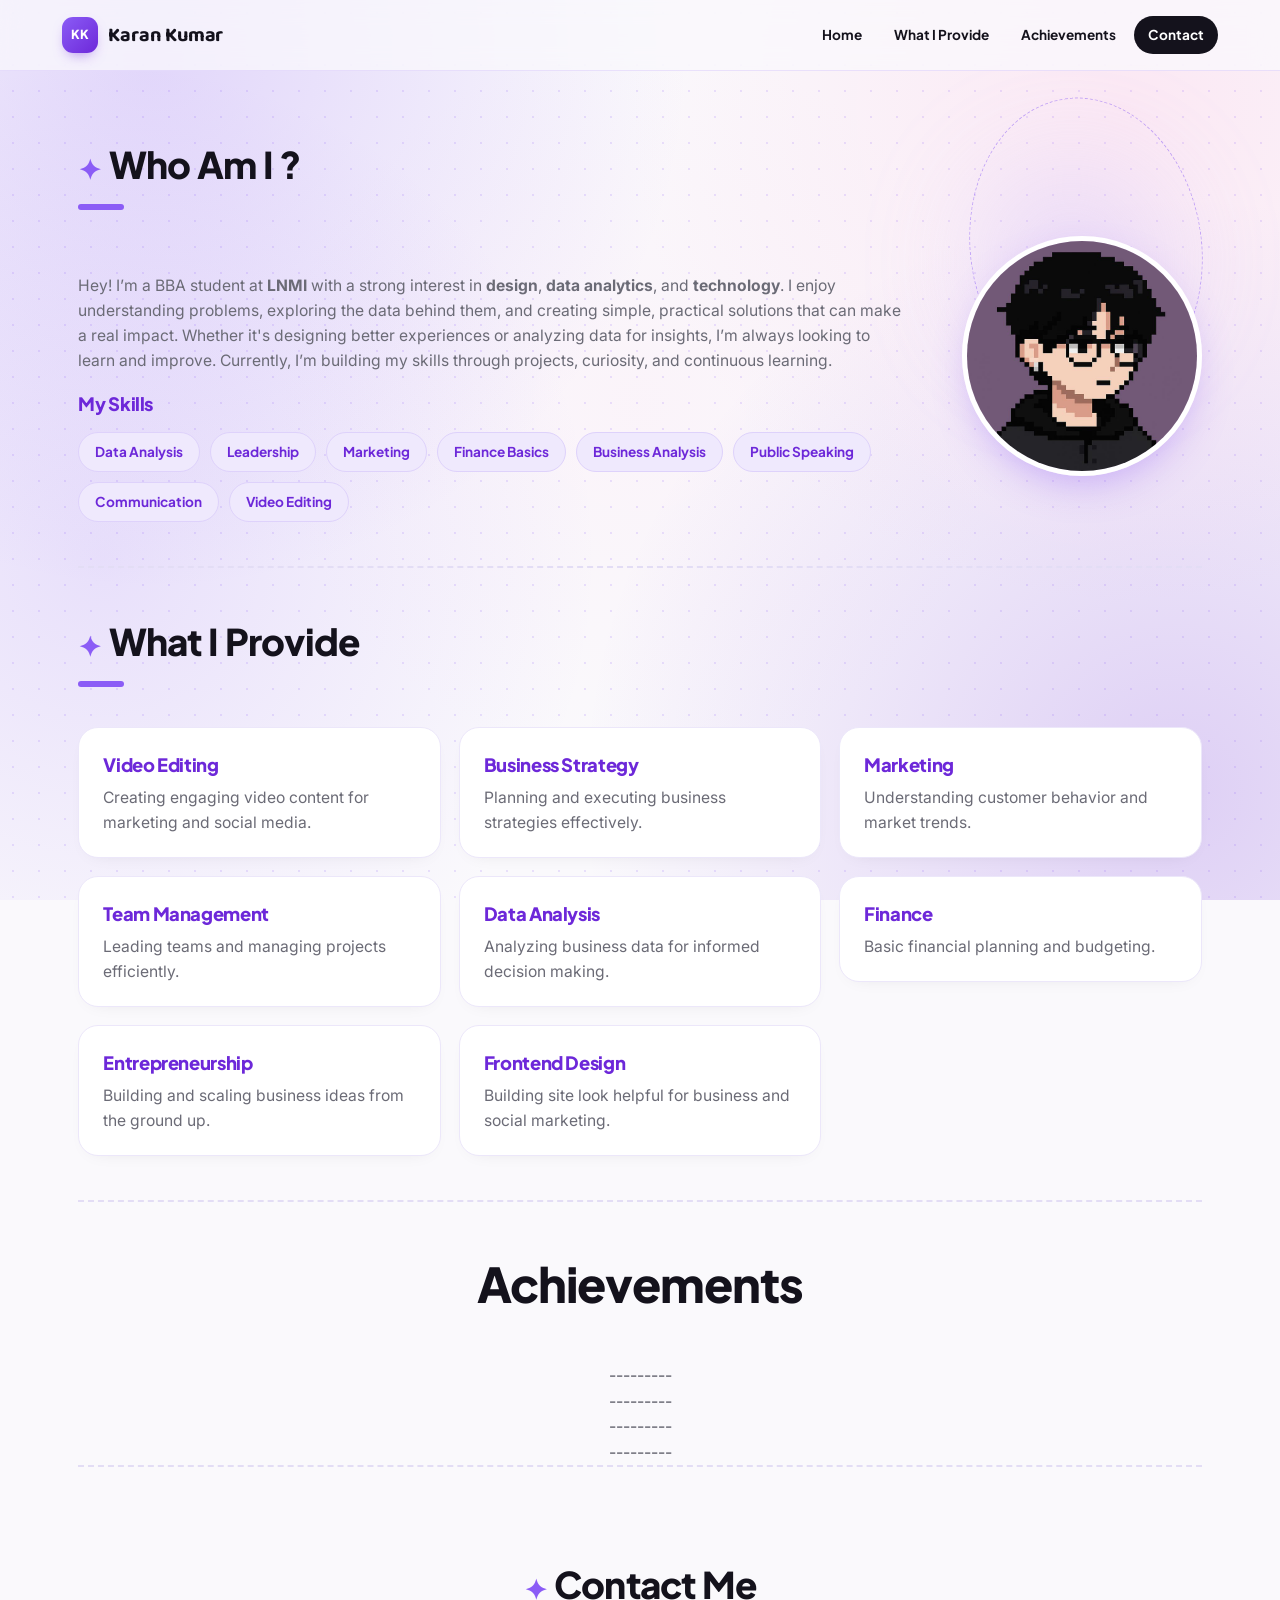
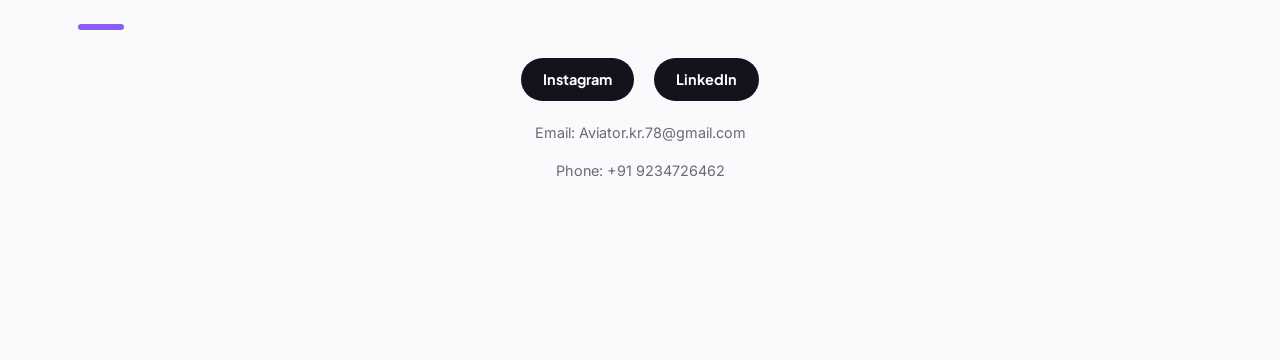
<file: index.html>
<!DOCTYPE html>
<html lang="en">

<head>
  <meta charset="UTF-8">
  <meta name="viewport" content="width=device-width, initial-scale=1.0">
  <title>Karan Kumar | Portfolio</title>
  <link rel="stylesheet" href="style.css">
</head>

<body>

  <!-- NAV -->
  <header>
    <a href="#about" class="brand"><span class="brand-mark">KK</span>Karan Kumar</a>
    <nav>
      <a href="#about">Home</a>
      <a href="#services">What I Provide</a>
      <a href="#achievements">Achievements</a>
      <a href="#contact">Contact</a>
    </nav>
  </header>

  <!-- ABOUT SECTION -->
  <section id="about">
    <h2>Who Am I ?</h2>
    <img src="Profile Pic.jpg" alt="Karan Kumar" height="240">
    <br>
    <p>
      Hey! I’m a BBA student at <strong>LNMI</strong> with a strong interest in <strong>design</strong>, <strong>data analytics</strong>, and <strong>technology</strong>. I enjoy understanding problems,
      exploring the data behind them, and creating simple, practical solutions that can make a real impact. Whether it's designing better experiences or
      analyzing data for insights, I’m always looking to learn and improve.
      Currently, I’m building my skills through projects, curiosity, and continuous learning.
    </p>
    <h3>My Skills</h3>
    <ul>
      <li>Data Analysis</li>
      <li>Leadership</li>
      <li>Marketing</li>
      <li>Finance Basics</li>
      <li>Business Analysis</li>
      <li>Public Speaking</li>
      <li>Communication</li>
      <li>Video Editing</li>
    </ul>
  </section>

  <hr>

  <!-- SERVICES SECTION -->
  <section id="services">
    <h2>What I Provide</h2>

    <div>
      <h3>Video Editing</h3>
      <p>Creating engaging video content for marketing and social media.</p>
    </div>

    <div>
      <h3>Business Strategy</h3>
      <p>Planning and executing business strategies effectively.</p>
    </div>

    <div>
      <h3>Marketing</h3>
      <p>Understanding customer behavior and market trends.</p>
    </div>

    <div>
      <h3>Team Management</h3>
      <p>Leading teams and managing projects efficiently.</p>
    </div>

    <div>
      <h3>Data Analysis</h3>
      <p>Analyzing business data for informed decision making.</p>
    </div>

    <div>
      <h3>Finance</h3>
      <p>Basic financial planning and budgeting.</p>
    </div>

    <div>
      <h3>Entrepreneurship</h3>
      <p>Building and scaling business ideas from the ground up.</p>
    </div>

    <div>
      <h3>Frontend Design</h3>
      <p>Building site look helpful for business and social marketing.</p>
    </div>
  </section>

  <hr>

  <!-- ACHIEVEMENTS SECTION -->
  <section id="achievements">
    <h1>Achievements</h1>
    --------- <br>
    --------- <br>
    --------- <br>
    ---------
    <hr>
  </section>

  <!-- CONTACT SECTION -->
  <section id="contact">
    <h2>Contact Me</h2>
    <a href="https://www.instagram.com/qrtwyacb/" target="_blank">Instagram</a>
    <a href="#">LinkedIn</a>
    <br>
    <p>Email: Aviator.kr.78@gmail.com</p>
    <p>Phone: +91 9234726462</p>
  </section>

</body>
</html>
</file>
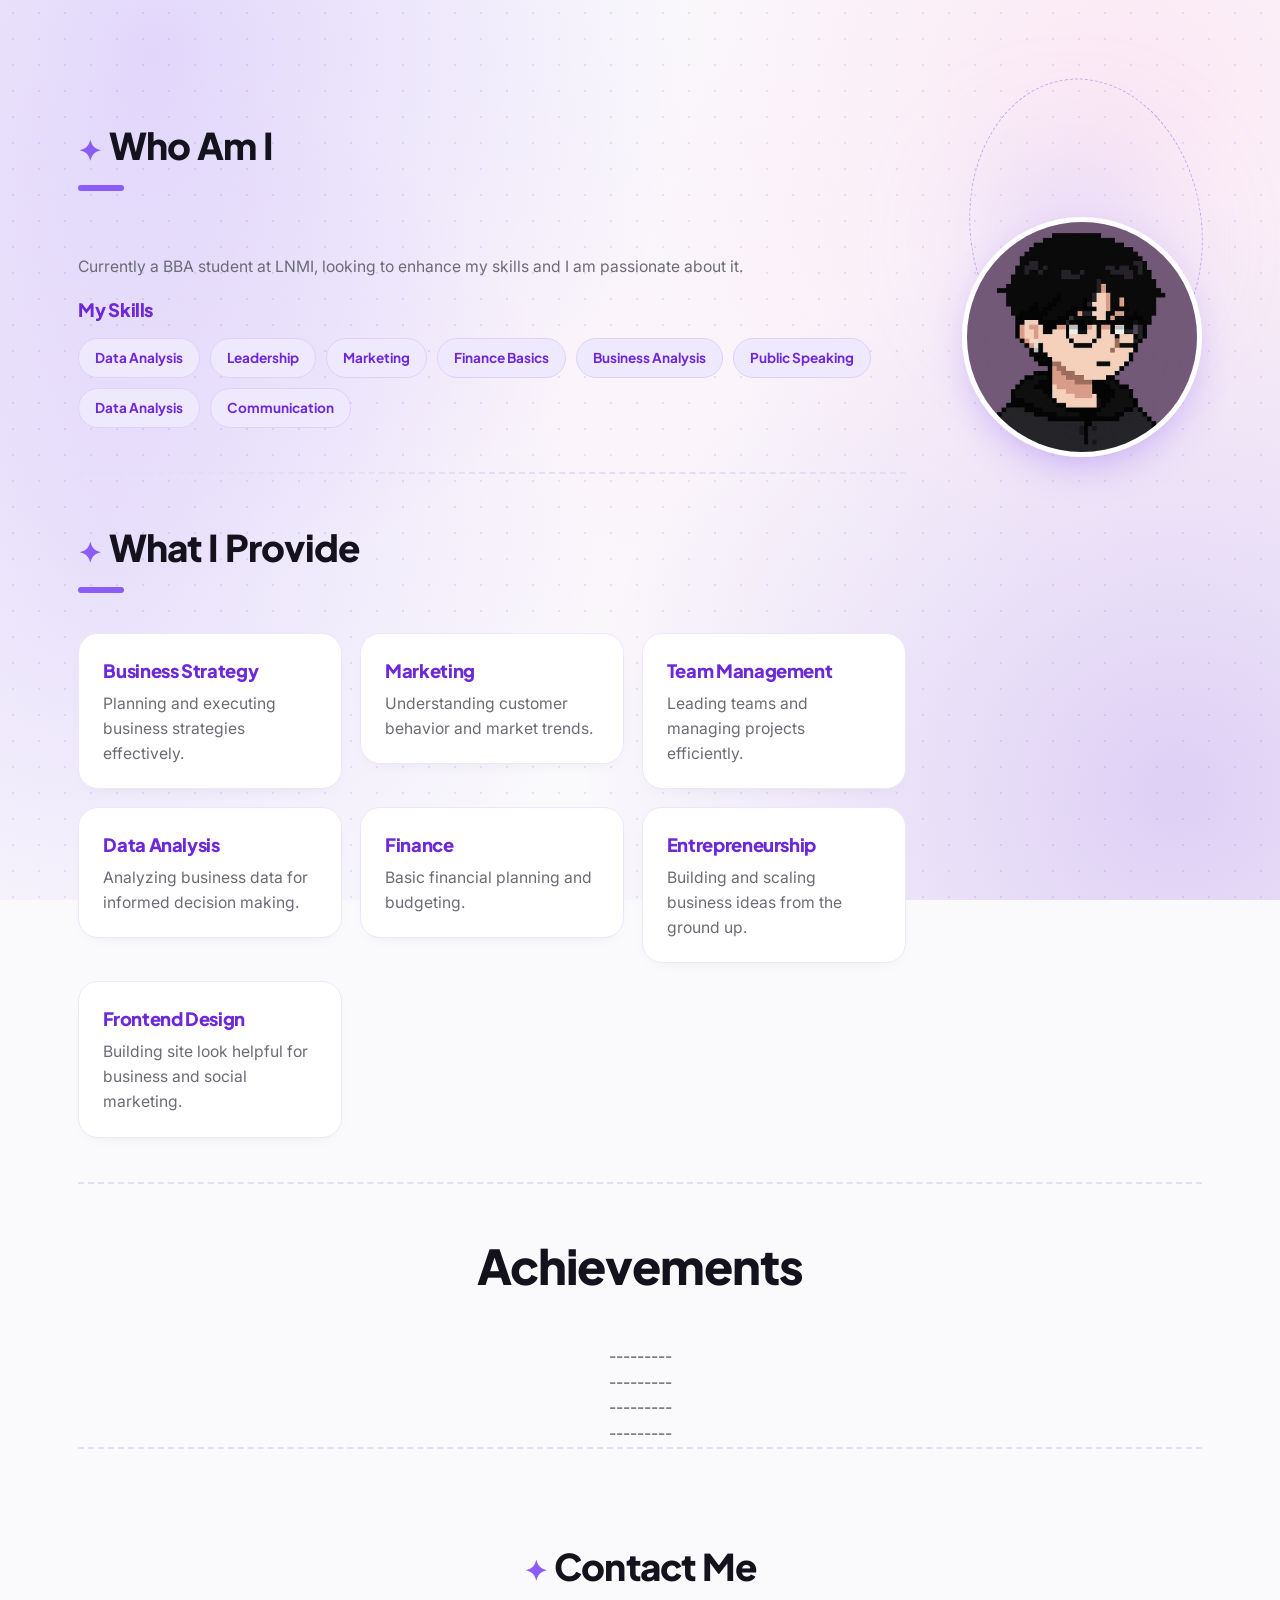
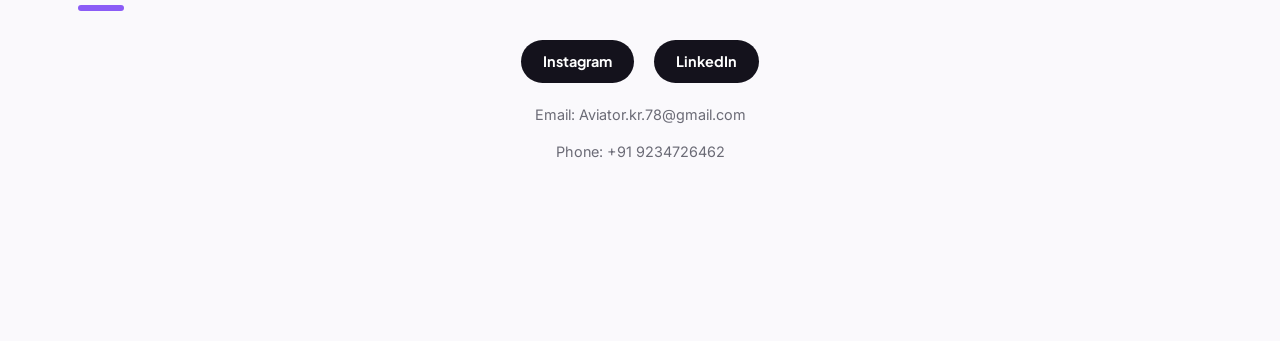
<file: personal portfolio.html>
<!DOCTYPE html>
<html lang="en">

<head>
  <meta charset="UTF-8">
  <meta name="viewport" content="width=device-width, initial-scale=1.0">
  <title>Karan Kumar | Portfolio</title>
  <link rel="stylesheet" href="STYLE.CSS">
</head>

<body>

  <!-- ABOUT SECTION -->
  <section>
    <h2>Who Am I</h2>
    <img src="Profile Pic.jpg" alt="Karan Kumar" height="240">
    <br>
    <p>
      Currently a BBA student at LNMI, looking to enhance my skills and I am passionate about it.
    </p>
    <h3>My Skills</h3>
    <ul>
      <li>Data Analysis</li>
      <li>Leadership</li>
      <li>Marketing</li>
      <li>Finance Basics</li>
      <li>Business Analysis</li>
      <li>Public Speaking</li>
      <li>Data Analysis</li>
      <li>Communication</li>
    </ul>
  </section>

  <hr>

  <!-- SERVICES SECTION -->
  <section>
    <h2>What I Provide</h2>

    <div>
      <h3>Business Strategy</h3>
      <p>Planning and executing business strategies effectively.</p>
    </div>

    <div>
      <h3>Marketing</h3>
      <p>Understanding customer behavior and market trends.</p>
    </div>

    <div>
      <h3>Team Management</h3>
      <p>Leading teams and managing projects efficiently.</p>
    </div>

    <div>
      <h3>Data Analysis</h3>
      <p>Analyzing business data for informed decision making.</p>
    </div>

    <div>
      <h3>Finance</h3>
      <p>Basic financial planning and budgeting.</p>
    </div>

    <div>
      <h3>Entrepreneurship</h3>
      <p>Building and scaling business ideas from the ground up.</p>
    </div>

    <div>
      <h3>Frontend Design</h3>
      <p>Building site look helpful for business and social marketing.</p>
    </div>
  </section>

  <hr>

  <!-- ACHIEVEMENTS SECTION -->
  <section>
    <h1>Achievements</h1>
    --------- <br>
    --------- <br>
    --------- <br>
    ---------
    <hr>
  </section>

  <!-- CONTACT SECTION -->
  <section>
    <h2>Contact Me</h2>
    <a href="https://www.instagram.com/qrtwyacb/" target="_blank">Instagram</a>
    <a href="#">LinkedIn</a>
    <br>
    <p>Email: Aviator.kr.78@gmail.com</p>
    <p>Phone: +91 9234726462</p>
  </section>

</body>
</html>
</file>
<file: style.css>
/* =========================================================
   Karan Kumar — Portfolio
   Theme: "Nexora-inspired" — bold violet, chunky type, soft cards
   ========================================================= */

@import url('https://fonts.googleapis.com/css2?family=Plus+Jakarta+Sans:wght@500;700;800&family=Inter:wght@400;500&family=Baloo+2:wght@700&display=swap');

:root {
  --bg: #faf9fc;
  --violet: #8b5cf6;
  --violet-deep: #6d28d9;
  --violet-soft: #efe9fd;
  --ink: #14121c;
  --muted: #6b6b76;
  --white: #ffffff;
  --radius: 20px;
}

* { box-sizing: border-box; }

html {
  scroll-behavior: smooth;
}

body {
  color: var(--ink);
  font-family: 'Inter', system-ui, sans-serif;
  line-height: 1.6;
  max-width: min(1500px, 94vw);
  margin: 0 auto;
  padding: 56px 24px 100px;
  position: relative;

  background-color: var(--bg);
  background-image:
    radial-gradient(rgba(139, 92, 246, 0.16) 1px, transparent 1px),
    radial-gradient(circle at 12% 6%, rgba(139, 92, 246, 0.22), transparent 38%),
    radial-gradient(circle at 88% 12%, rgba(255, 170, 214, 0.22), transparent 36%),
    radial-gradient(circle at 8% 62%, rgba(139, 92, 246, 0.16), transparent 38%),
    radial-gradient(circle at 92% 88%, rgba(109, 40, 217, 0.20), transparent 42%),
    radial-gradient(circle at 50% 45%, rgba(255, 210, 235, 0.14), transparent 45%);
  background-size:
    26px 26px,
    auto, auto, auto, auto, auto;
  background-position:
    0 0,
    0 0, 0 0, 0 0, 0 0, 0 0;
  background-repeat: repeat, no-repeat, no-repeat, no-repeat, no-repeat, no-repeat;
  background-attachment: fixed;
}

/* ---------- Typography ---------- */

h1, h2, h3 {
  font-family: 'Plus Jakarta Sans', sans-serif;
  font-weight: 800;
  letter-spacing: -0.02em;
  color: var(--ink);
  margin-top: 0;
}

h2 {
  font-size: 2rem;
  margin-bottom: 0.6em;
}
h2::after {
  content: "";
  display: block;
  width: 46px;
  height: 6px;
  background: var(--violet);
  border-radius: 999px;
  margin-top: 10px;
}

h3 { font-size: 1.15rem; color: var(--violet-deep); margin-bottom: 0.3em; }

h1 {
  font-size: 2.6rem;
  text-align: center;
}

p { color: var(--muted); font-size: 0.98rem; }

/* ---------- Nav ---------- */

header {
  position: sticky;
  top: 0;
  z-index: 50;
  display: flex;
  align-items: center;
  justify-content: space-between;
  flex-wrap: wrap;
  gap: 12px;
  width: 100vw;
  margin-top: -56px;
  margin-left: calc(50% - 50vw);
  margin-right: calc(50% - 50vw);
  margin-bottom: 20px;
  padding: 16px calc((100vw - min(1500px, 94vw)) / 2 + 24px);
  background: rgba(250, 249, 252, 0.75);
  backdrop-filter: blur(14px);
  -webkit-backdrop-filter: blur(14px);
  border-bottom: 1px solid rgba(139, 92, 246, 0.15);
}

.brand {
  display: flex;
  align-items: center;
  gap: 10px;
  font-family: 'Baloo 2', sans-serif;
  font-weight: 700;
  font-size: 1.25rem;
  letter-spacing: -0.01em;
  color: var(--ink) !important;
  text-decoration: none !important;
  border-bottom: none !important;
}
.brand:hover { transform: none !important; color: var(--violet-deep) !important; }

.brand-mark {
  flex-shrink: 0;
  width: 36px;
  height: 36px;
  border-radius: 11px;
  display: flex;
  align-items: center;
  justify-content: center;
  background: linear-gradient(135deg, var(--violet), var(--violet-deep));
  color: var(--white);
  font-family: 'Plus Jakarta Sans', sans-serif;
  font-weight: 800;
  font-size: 0.78rem;
  letter-spacing: 0.02em;
  box-shadow: 0 6px 14px -6px rgba(109, 40, 217, 0.6);
}

nav {
  display: flex;
  flex-wrap: wrap;
  gap: 4px;
}
nav a {
  font-family: 'Plus Jakarta Sans', sans-serif;
  font-weight: 700;
  font-size: 0.85rem;
  color: var(--ink);
  text-decoration: none;
  border: none;
  padding: 8px 14px;
  border-radius: 999px;
  transition: background 0.18s ease, color 0.18s ease, transform 0.18s ease;
}
nav a:last-child {
  background: var(--ink);
  color: var(--white);
}
nav a:hover {
  background: var(--violet-soft);
  color: var(--violet-deep);
  transform: translateY(-2px) scale(1.05);
}
nav a:last-child:hover {
  background: var(--violet);
  color: var(--white);
}

/* land below the sticky nav, not flush under it */
section { scroll-margin-top: 90px; }

/* ---------- Layout ---------- */

section { padding: 44px 0; }

hr {
  border: none;
  border-top: 2px dashed #e3ddf5;
  margin: 0;
}

/* ---------- About section — decorative backdrop ---------- */

section:first-of-type {
  position: relative;
  overflow: visible;
  isolation: isolate;
}

/* dashed orbit ring behind the photo */
section:first-of-type::before {
  content: "";
  position: absolute;
  z-index: -1;
  width: 230px;
  height: 300px;
  top: 6px;
  left: 50%;
  transform: translateX(-50%) rotate(-8deg);
  border: 1.5px dashed rgba(139, 92, 246, 0.5);
  border-radius: 50%;
}

/* soft glow behind the photo */
section:first-of-type::after {
  content: "";
  position: absolute;
  z-index: -1;
  width: 260px;
  height: 260px;
  top: 40px;
  left: 50%;
  transform: translateX(-50%);
  background: radial-gradient(circle, #c9b8fb, transparent 70%);
  filter: blur(55px);
  opacity: 0.55;
}

/* sparkle accent next to the heading */
h2::before {
  content: "\2726";
  display: inline-block;
  color: var(--violet);
  font-size: 0.75em;
  margin-right: 8px;
  vertical-align: middle;
}

/* ---------- Photo (about) ---------- */

img {
  display: block;
  margin: 18px auto;
  border-radius: 50%;
  border: 5px solid var(--white);
  box-shadow: 0 16px 40px -12px rgba(139, 92, 246, 0.45);
  transition: transform 0.25s ease, box-shadow 0.25s ease;
  position: relative;
}
img:hover {
  transform: scale(1.05) rotate(-2deg);
  box-shadow: 0 20px 48px -10px rgba(139, 92, 246, 0.6);
}

/* ---------- Skills — pill tags ---------- */

ul {
  list-style: none;
  display: flex;
  flex-wrap: wrap;
  gap: 10px;
  padding: 0;
  margin: 14px 0 0;
}
li {
  font-family: 'Plus Jakarta Sans', sans-serif;
  font-weight: 700;
  font-size: 0.85rem;
  color: var(--violet-deep);
  background: var(--violet-soft);
  border: 1px solid #ded2fb;
  border-radius: 999px;
  padding: 8px 16px;
  transition: transform 0.18s ease, background 0.18s ease, color 0.18s ease;
  cursor: pointer;
}
li:hover {
  background: var(--violet);
  color: var(--white);
  transform: translateY(-3px);
}

/* ---------- Services — soft cards ---------- */

section div {
  background: var(--white);
  border: 1px solid #ece7fa;
  border-radius: var(--radius);
  padding: 22px 24px;
  margin-bottom: 16px;
  box-shadow: 0 6px 20px -14px rgba(20, 18, 28, 0.15);
  transition: transform 0.2s ease, box-shadow 0.2s ease, background 0.2s ease;
}
section div:hover {
  transform: translateY(-6px);
  background: var(--violet-soft);
  box-shadow: 0 20px 36px -18px rgba(139, 92, 246, 0.5);
}
section div p { margin: 0; }

/* ---------- Achievements ---------- */

section:has(h1) {
  text-align: center;
  color: var(--muted);
  font-weight: 500;
}

/* ---------- Contact — pill buttons ---------- */

section:last-of-type {
  text-align: center;
}
section:last-of-type a {
  display: inline-block;
  font-family: 'Plus Jakarta Sans', sans-serif;
  font-weight: 700;
  font-size: 0.9rem;
  color: var(--white);
  background: var(--ink);
  text-decoration: none;
  border-radius: 999px;
  padding: 10px 22px;
  margin: 6px 8px;
  transition: transform 0.18s ease, background 0.18s ease;
}
section:last-of-type a:hover {
  background: var(--violet);
  transform: translateY(-3px) scale(1.04);
}
section:last-of-type p {
  font-size: 0.9rem;
  margin-top: 14px;
}

/* ---------- Responsive ---------- */

/* Small phones — tighten what the base (mobile-first) styles already set */
@media (max-width: 480px) {
  body { padding: 36px 16px 72px; }
  header { margin-top: -36px; }
  nav { gap: 2px; }
  nav a { padding: 6px 10px; font-size: 0.78rem; }
  h1 { font-size: 2rem; }
  h2 { font-size: 1.6rem; }
  section:first-of-type::before { width: 190px; height: 250px; }
  section:first-of-type::after { width: 210px; height: 210px; }
}

/* Tablets and up — give the layout room to breathe */
@media (min-width: 700px) {
  body {
    padding: 72px 40px 120px;
  }

  header { margin-top: -72px; }

  h1 { font-size: 3rem; }
  h2 { font-size: 2.3rem; }

  /* Photo floats beside the text instead of stacking above it */
  section:first-of-type img {
    float: right;
    margin: 4px 0 20px 40px;
  }
  section:first-of-type h3,
  section:first-of-type ul { clear: none; }

  /* Reposition the orbit ring + glow to sit behind the floated photo */
  section:first-of-type::before {
    left: auto;
    right: 0;
    transform: rotate(-8deg);
  }
  section:first-of-type::after {
    left: auto;
    right: 0;
    transform: none;
  }

  /* Service cards become a real grid instead of a stacked list */
  section:nth-of-type(2) {
    display: grid;
    grid-template-columns: repeat(2, 1fr);
    gap: 18px;
    align-items: start;
  }
  section:nth-of-type(2) h2 { grid-column: 1 / -1; }
  section:nth-of-type(2) div { margin-bottom: 0; }
}

/* Desktop — three-column services, wider canvas */
@media (min-width: 1024px) {
  section:nth-of-type(2) {
    grid-template-columns: repeat(3, 1fr);
  }

  section:first-of-type img { margin-left: 56px; }
}

/* Ultra-wide — four-column services */
@media (min-width: 1500px) {
  section:nth-of-type(2) {
    grid-template-columns: repeat(4, 1fr);
  }
}
</file>
<file: STYLE.CSS>
/* =========================================================
   Karan Kumar — Portfolio
   Theme: "Nexora-inspired" — bold violet, chunky type, soft cards
   ========================================================= */

@import url('https://fonts.googleapis.com/css2?family=Plus+Jakarta+Sans:wght@500;700;800&family=Inter:wght@400;500&family=Baloo+2:wght@700&display=swap');

:root {
  --bg: #faf9fc;
  --violet: #8b5cf6;
  --violet-deep: #6d28d9;
  --violet-soft: #efe9fd;
  --ink: #14121c;
  --muted: #6b6b76;
  --white: #ffffff;
  --radius: 20px;
}

* { box-sizing: border-box; }

html {
  scroll-behavior: smooth;
}

body {
  color: var(--ink);
  font-family: 'Inter', system-ui, sans-serif;
  line-height: 1.6;
  max-width: min(1500px, 94vw);
  margin: 0 auto;
  padding: 56px 24px 100px;
  position: relative;

  background-color: var(--bg);
  background-image:
    radial-gradient(rgba(139, 92, 246, 0.16) 1px, transparent 1px),
    radial-gradient(circle at 12% 6%, rgba(139, 92, 246, 0.22), transparent 38%),
    radial-gradient(circle at 88% 12%, rgba(255, 170, 214, 0.22), transparent 36%),
    radial-gradient(circle at 8% 62%, rgba(139, 92, 246, 0.16), transparent 38%),
    radial-gradient(circle at 92% 88%, rgba(109, 40, 217, 0.20), transparent 42%),
    radial-gradient(circle at 50% 45%, rgba(255, 210, 235, 0.14), transparent 45%);
  background-size:
    26px 26px,
    auto, auto, auto, auto, auto;
  background-position:
    0 0,
    0 0, 0 0, 0 0, 0 0, 0 0;
  background-repeat: repeat, no-repeat, no-repeat, no-repeat, no-repeat, no-repeat;
  background-attachment: fixed;
}

/* ---------- Typography ---------- */

h1, h2, h3 {
  font-family: 'Plus Jakarta Sans', sans-serif;
  font-weight: 800;
  letter-spacing: -0.02em;
  color: var(--ink);
  margin-top: 0;
}

h2 {
  font-size: 2rem;
  margin-bottom: 0.6em;
}
h2::after {
  content: "";
  display: block;
  width: 46px;
  height: 6px;
  background: var(--violet);
  border-radius: 999px;
  margin-top: 10px;
}

h3 { font-size: 1.15rem; color: var(--violet-deep); margin-bottom: 0.3em; }

h1 {
  font-size: 2.6rem;
  text-align: center;
}

p { color: var(--muted); font-size: 0.98rem; }

/* ---------- Nav ---------- */

header {
  position: sticky;
  top: 0;
  z-index: 50;
  display: flex;
  align-items: center;
  justify-content: space-between;
  flex-wrap: wrap;
  gap: 12px;
  width: 100vw;
  margin-top: -56px;
  margin-left: calc(50% - 50vw);
  margin-right: calc(50% - 50vw);
  margin-bottom: 20px;
  padding: 16px calc((100vw - min(1500px, 94vw)) / 2 + 24px);
  background: rgba(250, 249, 252, 0.75);
  backdrop-filter: blur(14px);
  -webkit-backdrop-filter: blur(14px);
  border-bottom: 1px solid rgba(139, 92, 246, 0.15);
}

.brand {
  display: flex;
  align-items: center;
  gap: 10px;
  font-family: 'Baloo 2', sans-serif;
  font-weight: 700;
  font-size: 1.25rem;
  letter-spacing: -0.01em;
  color: var(--ink) !important;
  text-decoration: none !important;
  border-bottom: none !important;
}
.brand:hover { transform: none !important; color: var(--violet-deep) !important; }

.brand-mark {
  flex-shrink: 0;
  width: 36px;
  height: 36px;
  border-radius: 11px;
  display: flex;
  align-items: center;
  justify-content: center;
  background: linear-gradient(135deg, var(--violet), var(--violet-deep));
  color: var(--white);
  font-family: 'Plus Jakarta Sans', sans-serif;
  font-weight: 800;
  font-size: 0.78rem;
  letter-spacing: 0.02em;
  box-shadow: 0 6px 14px -6px rgba(109, 40, 217, 0.6);
}

nav {
  display: flex;
  flex-wrap: wrap;
  gap: 4px;
}
nav a {
  font-family: 'Plus Jakarta Sans', sans-serif;
  font-weight: 700;
  font-size: 0.85rem;
  color: var(--ink);
  text-decoration: none;
  border: none;
  padding: 8px 14px;
  border-radius: 999px;
  transition: background 0.18s ease, color 0.18s ease, transform 0.18s ease;
}
nav a:last-child {
  background: var(--ink);
  color: var(--white);
}
nav a:hover {
  background: var(--violet-soft);
  color: var(--violet-deep);
  transform: translateY(-2px) scale(1.05);
}
nav a:last-child:hover {
  background: var(--violet);
  color: var(--white);
}

/* land below the sticky nav, not flush under it */
section { scroll-margin-top: 90px; }

/* ---------- Layout ---------- */

section { padding: 44px 0; }

hr {
  border: none;
  border-top: 2px dashed #e3ddf5;
  margin: 0;
}

/* ---------- About section — decorative backdrop ---------- */

section:first-of-type {
  position: relative;
  overflow: visible;
  isolation: isolate;
}

/* dashed orbit ring behind the photo */
section:first-of-type::before {
  content: "";
  position: absolute;
  z-index: -1;
  width: 230px;
  height: 300px;
  top: 6px;
  left: 50%;
  transform: translateX(-50%) rotate(-8deg);
  border: 1.5px dashed rgba(139, 92, 246, 0.5);
  border-radius: 50%;
}

/* soft glow behind the photo */
section:first-of-type::after {
  content: "";
  position: absolute;
  z-index: -1;
  width: 260px;
  height: 260px;
  top: 40px;
  left: 50%;
  transform: translateX(-50%);
  background: radial-gradient(circle, #c9b8fb, transparent 70%);
  filter: blur(55px);
  opacity: 0.55;
}

/* sparkle accent next to the heading */
h2::before {
  content: "\2726";
  display: inline-block;
  color: var(--violet);
  font-size: 0.75em;
  margin-right: 8px;
  vertical-align: middle;
}

/* ---------- Photo (about) ---------- */

img {
  display: block;
  margin: 18px auto;
  border-radius: 50%;
  border: 5px solid var(--white);
  box-shadow: 0 16px 40px -12px rgba(139, 92, 246, 0.45);
  transition: transform 0.25s ease, box-shadow 0.25s ease;
  position: relative;
}
img:hover {
  transform: scale(1.05) rotate(-2deg);
  box-shadow: 0 20px 48px -10px rgba(139, 92, 246, 0.6);
}

/* ---------- Skills — pill tags ---------- */

ul {
  list-style: none;
  display: flex;
  flex-wrap: wrap;
  gap: 10px;
  padding: 0;
  margin: 14px 0 0;
}
li {
  font-family: 'Plus Jakarta Sans', sans-serif;
  font-weight: 700;
  font-size: 0.85rem;
  color: var(--violet-deep);
  background: var(--violet-soft);
  border: 1px solid #ded2fb;
  border-radius: 999px;
  padding: 8px 16px;
  transition: transform 0.18s ease, background 0.18s ease, color 0.18s ease;
  cursor: pointer;
}
li:hover {
  background: var(--violet);
  color: var(--white);
  transform: translateY(-3px);
}

/* ---------- Services — soft cards ---------- */

section div {
  background: var(--white);
  border: 1px solid #ece7fa;
  border-radius: var(--radius);
  padding: 22px 24px;
  margin-bottom: 16px;
  box-shadow: 0 6px 20px -14px rgba(20, 18, 28, 0.15);
  transition: transform 0.2s ease, box-shadow 0.2s ease, background 0.2s ease;
}
section div:hover {
  transform: translateY(-6px);
  background: var(--violet-soft);
  box-shadow: 0 20px 36px -18px rgba(139, 92, 246, 0.5);
}
section div p { margin: 0; }

/* ---------- Achievements ---------- */

section:has(h1) {
  text-align: center;
  color: var(--muted);
  font-weight: 500;
}

/* ---------- Contact — pill buttons ---------- */

section:last-of-type {
  text-align: center;
}
section:last-of-type a {
  display: inline-block;
  font-family: 'Plus Jakarta Sans', sans-serif;
  font-weight: 700;
  font-size: 0.9rem;
  color: var(--white);
  background: var(--ink);
  text-decoration: none;
  border-radius: 999px;
  padding: 10px 22px;
  margin: 6px 8px;
  transition: transform 0.18s ease, background 0.18s ease;
}
section:last-of-type a:hover {
  background: var(--violet);
  transform: translateY(-3px) scale(1.04);
}
section:last-of-type p {
  font-size: 0.9rem;
  margin-top: 14px;
}

/* ---------- Responsive ---------- */

/* Small phones — tighten what the base (mobile-first) styles already set */
@media (max-width: 480px) {
  body { padding: 36px 16px 72px; }
  header { margin-top: -36px; }
  nav { gap: 2px; }
  nav a { padding: 6px 10px; font-size: 0.78rem; }
  h1 { font-size: 2rem; }
  h2 { font-size: 1.6rem; }
  section:first-of-type::before { width: 190px; height: 250px; }
  section:first-of-type::after { width: 210px; height: 210px; }
}

/* Tablets and up — give the layout room to breathe */
@media (min-width: 700px) {
  body {
    padding: 72px 40px 120px;
  }

  header { margin-top: -72px; }

  h1 { font-size: 3rem; }
  h2 { font-size: 2.3rem; }

  /* Photo floats beside the text instead of stacking above it */
  section:first-of-type img {
    float: right;
    margin: 4px 0 20px 40px;
  }
  section:first-of-type h3,
  section:first-of-type ul { clear: none; }

  /* Reposition the orbit ring + glow to sit behind the floated photo */
  section:first-of-type::before {
    left: auto;
    right: 0;
    transform: rotate(-8deg);
  }
  section:first-of-type::after {
    left: auto;
    right: 0;
    transform: none;
  }

  /* Service cards become a real grid instead of a stacked list */
  section:nth-of-type(2) {
    display: grid;
    grid-template-columns: repeat(2, 1fr);
    gap: 18px;
    align-items: start;
  }
  section:nth-of-type(2) h2 { grid-column: 1 / -1; }
  section:nth-of-type(2) div { margin-bottom: 0; }
}

/* Desktop — three-column services, wider canvas */
@media (min-width: 1024px) {
  section:nth-of-type(2) {
    grid-template-columns: repeat(3, 1fr);
  }

  section:first-of-type img { margin-left: 56px; }
}

/* Ultra-wide — four-column services */
@media (min-width: 1500px) {
  section:nth-of-type(2) {
    grid-template-columns: repeat(4, 1fr);
  }
}
</file>
